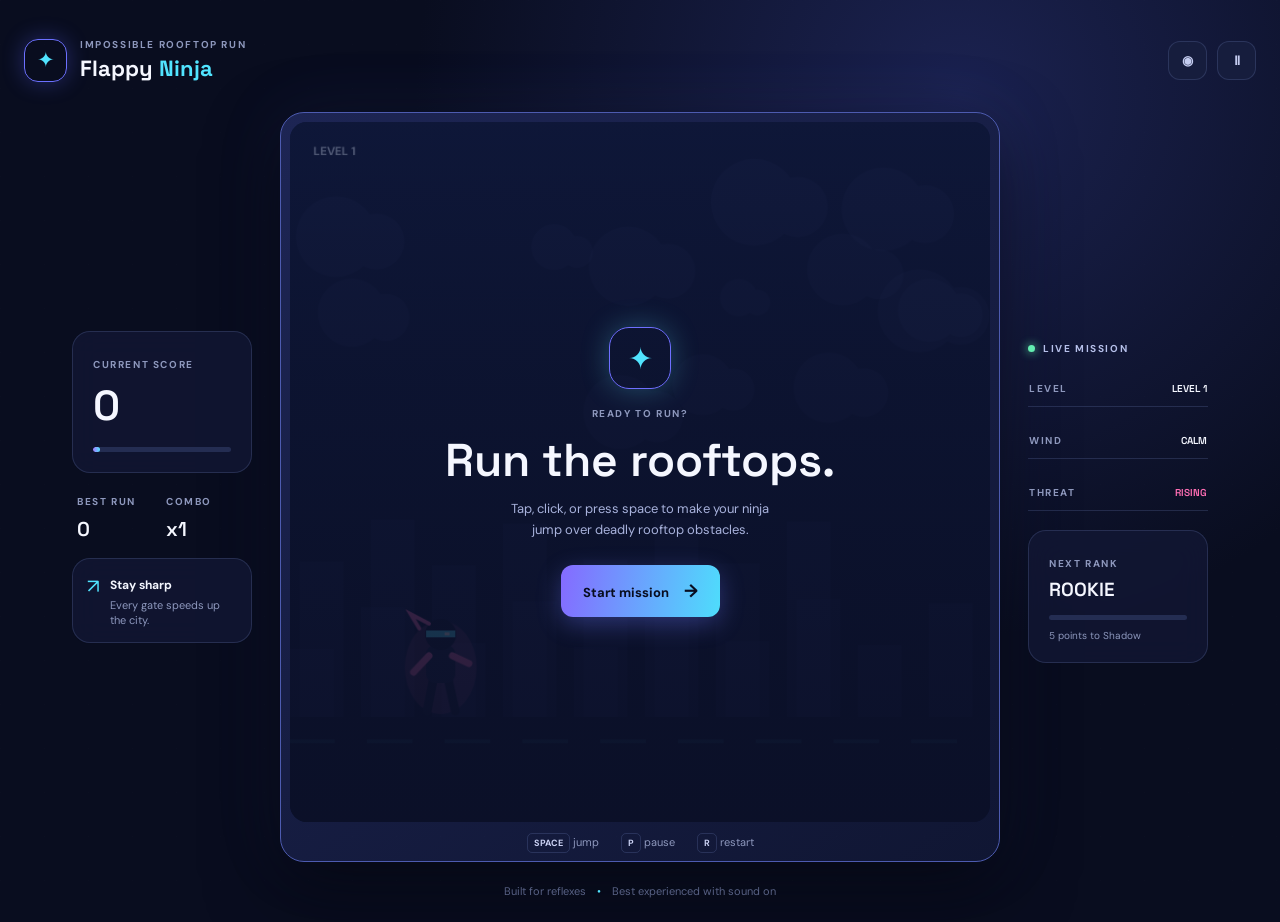
<file: index.html>
<!doctype html>
<html lang="en">
  <head>
    <meta charset="UTF-8" />
    <meta name="viewport" content="width=device-width, initial-scale=1.0" />
    <meta name="theme-color" content="#090d1f" />
    <title>Flappy Ninja — Impossible Rooftop Run</title>
    <link rel="preconnect" href="https://fonts.googleapis.com" />
    <link rel="preconnect" href="https://fonts.gstatic.com" crossorigin />
    <link href="https://fonts.googleapis.com/css2?family=DM+Sans:wght@400;500;700&family=Space+Grotesk:wght@500;600;700&display=swap" rel="stylesheet" />
    <link rel="stylesheet" href="flappyninja.css" />
  </head>
  <body>
    <main class="app-shell">
      <header class="topbar">
        <div class="brand">
          <div class="brand-mark" aria-hidden="true">✦</div>
          <div>
            <p class="eyebrow">IMPOSSIBLE ROOFTOP RUN</p>
            <h1>Flappy <span>Ninja</span></h1>
          </div>
        </div>
        <div class="top-actions">
          <button class="icon-button" id="soundButton" aria-label="Toggle sound">◉</button>
          <button class="icon-button" id="pauseButton" aria-label="Pause game">Ⅱ</button>
        </div>
      </header>
      <section class="game-layout">
        <aside class="stats-panel">
          <div class="stat-card">
            <span class="stat-label">CURRENT SCORE</span>
            <strong id="score">0</strong>
            <div class="score-bar"><i id="scoreProgress"></i></div>
          </div>
          <div class="mini-stats">
            <div><span>BEST RUN</span><strong id="bestScore">0</strong></div>
            <div><span>COMBO</span><strong id="combo">x1</strong></div>
          </div>
          <div class="tip-card">
            <span class="tip-icon">↗</span>
            <div>
              <strong>Stay sharp</strong>
              <p>Every gate speeds up the city.</p>
            </div>
          </div>
        </aside>
        <section class="game-card" aria-label="Flappy Ninja game">
          <div class="canvas-wrap">
            <canvas id="gameCanvas" width="720" height="720"></canvas>
            <div class="game-overlay" id="gameOverlay">
              <div class="overlay-icon" id="overlayIcon">✦</div>
              <p class="eyebrow" id="overlayEyebrow">READY TO RUN?</p>
              <h2 id="overlayTitle">Run the rooftops.</h2>
              <p id="overlayText">Tap, click, or press space to make your ninja jump over deadly rooftop obstacles.</p>
              <button class="primary-button" id="startButton">Start mission <span>→</span></button>
            </div>
          </div>
          <div class="game-footer">
            <span><kbd>SPACE</kbd> jump</span>
            <span><kbd>P</kbd> pause</span>
            <span><kbd>R</kbd> restart</span>
          </div>
        </section>
        <aside class="mission-panel">
          <div class="mission-heading"><span class="live-dot"></span><span>LIVE MISSION</span></div>
          <div class="mission-line"><span>LEVEL</span><strong>LEVEL 1</strong></div>
          <div class="mission-line"><span>WIND</span><strong id="windValue">CALM</strong></div>
          <div class="mission-line"><span>THREAT</span><strong class="threat">RISING</strong></div>
          <div class="rank-card">
            <span class="stat-label">NEXT RANK</span>
            <strong id="rankName">ROOKIE</strong>
            <div class="rank-track"><i id="rankProgress"></i></div>
            <small id="rankHint">5 points to Shadow</small>
          </div>
        </aside>
      </section>
      <footer class="footer-note">Built for reflexes <span>•</span> Best experienced with sound on</footer>
    </main>
    <script src="flappyninja.js"></script>
  </body>
</html>
</file>
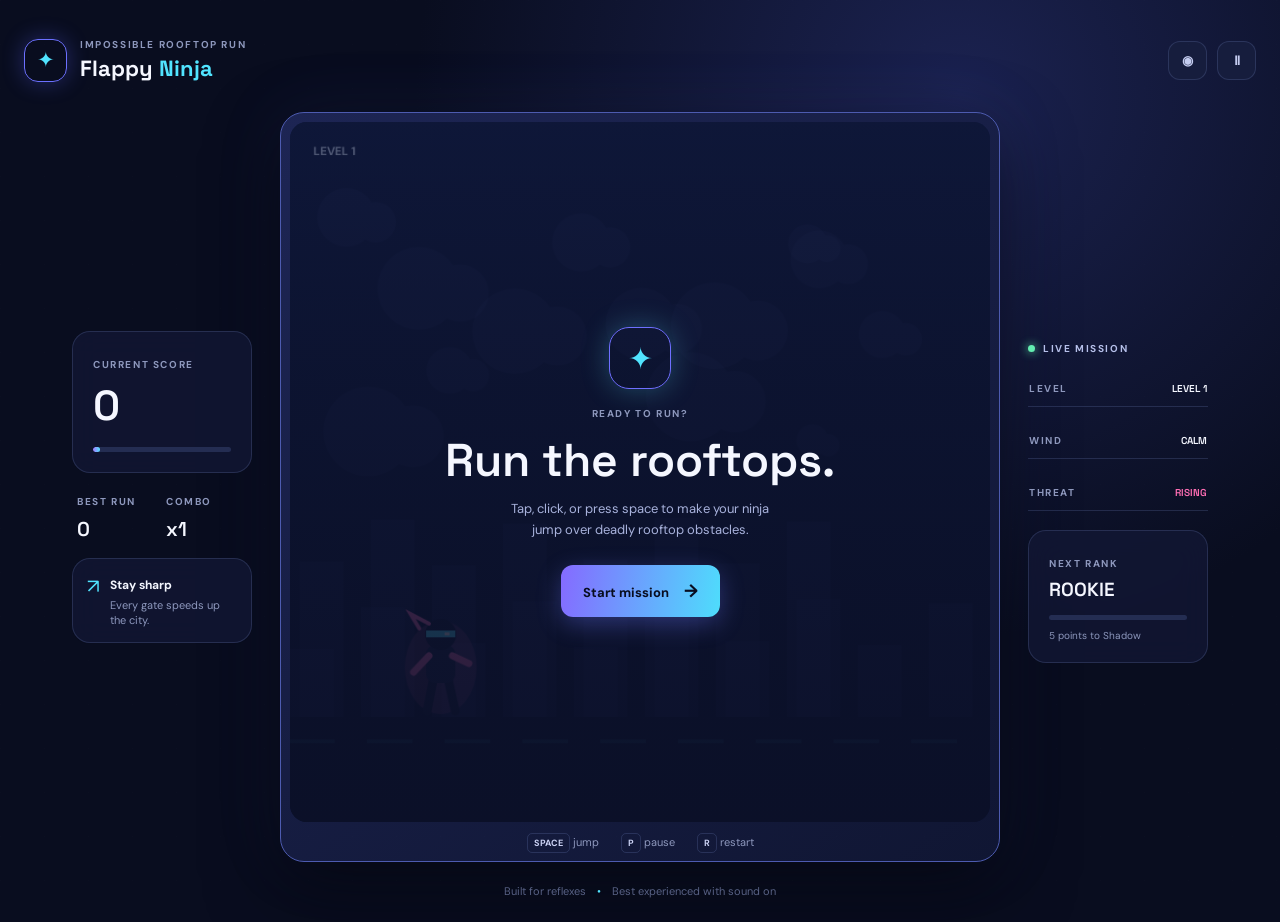
<file: flappy-ninja_index.html>
<!doctype html>
<html lang="en">
  <head>
    <meta charset="UTF-8" />
    <meta name="viewport" content="width=device-width, initial-scale=1.0" />
    <meta name="theme-color" content="#090d1f" />
    <title>Flappy Ninja — Impossible Rooftop Run</title>
    <link rel="preconnect" href="https://fonts.googleapis.com" />
    <link rel="preconnect" href="https://fonts.gstatic.com" crossorigin />
    <link href="https://fonts.googleapis.com/css2?family=DM+Sans:wght@400;500;700&family=Space+Grotesk:wght@500;600;700&display=swap" rel="stylesheet" />
    <link rel="stylesheet" href="flappyninja.css" />
  </head>
  <body>
    <main class="app-shell">
      <header class="topbar">
        <div class="brand">
          <div class="brand-mark" aria-hidden="true">✦</div>
          <div>
            <p class="eyebrow">IMPOSSIBLE ROOFTOP RUN</p>
            <h1>Flappy <span>Ninja</span></h1>
          </div>
        </div>
        <div class="top-actions">
          <button class="icon-button" id="soundButton" aria-label="Toggle sound">◉</button>
          <button class="icon-button" id="pauseButton" aria-label="Pause game">Ⅱ</button>
        </div>
      </header>
      <section class="game-layout">
        <aside class="stats-panel">
          <div class="stat-card">
            <span class="stat-label">CURRENT SCORE</span>
            <strong id="score">0</strong>
            <div class="score-bar"><i id="scoreProgress"></i></div>
          </div>
          <div class="mini-stats">
            <div><span>BEST RUN</span><strong id="bestScore">0</strong></div>
            <div><span>COMBO</span><strong id="combo">x1</strong></div>
          </div>
          <div class="tip-card">
            <span class="tip-icon">↗</span>
            <div>
              <strong>Stay sharp</strong>
              <p>Every gate speeds up the city.</p>
            </div>
          </div>
        </aside>
        <section class="game-card" aria-label="Flappy Ninja game">
          <div class="canvas-wrap">
            <canvas id="gameCanvas" width="720" height="720"></canvas>
            <div class="game-overlay" id="gameOverlay">
              <div class="overlay-icon" id="overlayIcon">✦</div>
              <p class="eyebrow" id="overlayEyebrow">READY TO RUN?</p>
              <h2 id="overlayTitle">Run the rooftops.</h2>
              <p id="overlayText">Tap, click, or press space to make your ninja jump over deadly rooftop obstacles.</p>
              <button class="primary-button" id="startButton">Start mission <span>→</span></button>
            </div>
          </div>
          <div class="game-footer">
            <span><kbd>SPACE</kbd> jump</span>
            <span><kbd>P</kbd> pause</span>
            <span><kbd>R</kbd> restart</span>
          </div>
        </section>
        <aside class="mission-panel">
          <div class="mission-heading"><span class="live-dot"></span><span>LIVE MISSION</span></div>
          <div class="mission-line"><span>LEVEL</span><strong>LEVEL 1</strong></div>
          <div class="mission-line"><span>WIND</span><strong id="windValue">CALM</strong></div>
          <div class="mission-line"><span>THREAT</span><strong class="threat">RISING</strong></div>
          <div class="rank-card">
            <span class="stat-label">NEXT RANK</span>
            <strong id="rankName">ROOKIE</strong>
            <div class="rank-track"><i id="rankProgress"></i></div>
            <small id="rankHint">5 points to Shadow</small>
          </div>
        </aside>
      </section>
      <footer class="footer-note">Built for reflexes <span>•</span> Best experienced with sound on</footer>
    </main>
    <script src="flappyninja.js"></script>
  </body>
</html>
</file>
<file: flappyninja.css>
:root {
  --bg: #090d1f;
  --panel: rgba(18, 24, 53, .78);
  --line: rgba(157, 177, 255, .16);
  --text: #f5f7ff;
  --muted: #8e98bd;
  --cyan: #51e4ff;
  --purple: #a777ff;
  --pink: #ff6eb4;
  font-family: "DM Sans", sans-serif;
}
* { box-sizing: border-box; }
body {
  min-height: 100vh; margin: 0; color: var(--text);
  background: radial-gradient(circle at 75% 10%, #1b2250 0, transparent 34rem), var(--bg);
}
body::before { content: ""; position: fixed; inset: 0; pointer-events: none; opacity: .3; background-image: linear-gradient(rgba(255,255,255,.025) 1px, transparent 1px), linear-gradient(90deg, rgba(255,255,255,.025) 1px, transparent 1px); background-size: 44px 44px; }
.app-shell { width: min(1280px, calc(100% - 48px)); margin: auto; padding: 38px 0 24px; }
.topbar, .brand, .top-actions, .game-footer, .mini-stats, .mission-heading, .mission-line { display: flex; align-items: center; }
.topbar { justify-content: space-between; margin-bottom: 30px; }
.brand { gap: 13px; }.brand-mark { display: grid; place-items: center; width: 43px; height: 43px; border: 1px solid #6c70ff; border-radius: 14px; color: var(--cyan); box-shadow: 0 0 22px #5965ff55; font-size: 21px; }
.eyebrow, .stat-label, .mission-heading, .mission-line span, .mini-stats span { letter-spacing: .16em; font-size: 10px; font-weight: 700; color: var(--muted); }
h1, h2, p { margin: 0; } h1 { font: 700 22px "Space Grotesk"; } h1 span { color: var(--cyan); } .eyebrow { margin-bottom: 3px; }
.top-actions { gap: 10px; }.icon-button { width: 39px; height: 39px; border: 1px solid var(--line); background: #161d3d; color: #c4ccf0; border-radius: 12px; cursor: pointer; font-weight: 700; }
.icon-button:hover { border-color: var(--cyan); color: var(--cyan); }
.game-layout { display: grid; grid-template-columns: 180px minmax(400px, 720px) 180px; justify-content: center; align-items: center; gap: 28px; }
.stats-panel, .mission-panel { display: grid; gap: 16px; }
.stat-card, .tip-card, .rank-card { border: 1px solid var(--line); border-radius: 18px; background: var(--panel); backdrop-filter: blur(14px); padding: 20px; }
.stat-card strong { display: block; margin: 6px 0 15px; font: 600 42px "Space Grotesk"; }
.score-bar, .rank-track { height: 5px; background: #242d52; border-radius: 10px; overflow: hidden; }.score-bar i, .rank-track i { display: block; height: 100%; width: 12%; border-radius: inherit; background: linear-gradient(90deg, var(--purple), var(--cyan)); transition: width .3s; }
.mini-stats { justify-content: space-between; gap: 8px; padding: 0 5px; }.mini-stats div { flex: 1; }.mini-stats strong { display: block; padding-top: 6px; font: 600 20px "Space Grotesk"; }
.tip-card { display: flex; gap: 10px; padding: 14px; }.tip-card strong { font-size: 12px; }.tip-card p { margin-top: 4px; color: var(--muted); font-size: 11px; line-height: 1.4; }.tip-icon { color: var(--cyan); font-size: 20px; }
.game-card { border: 1px solid #4d5bb0; border-radius: 24px; padding: 9px; background: linear-gradient(145deg, #1d2554, #101633); box-shadow: 0 26px 70px #0008, 0 0 70px #5364df1a; }
.canvas-wrap { position: relative; overflow: hidden; border-radius: 17px; aspect-ratio: 1; background: #111a3a; }.canvas-wrap canvas { display: block; width: 100%; height: 100%; }
.game-overlay { position: absolute; inset: 0; display: flex; flex-direction: column; justify-content: center; align-items: center; text-align: center; padding: 30px; background: linear-gradient(180deg, #0d1533aa, #0b1028e8); transition: opacity .25s; }.game-overlay.hidden { opacity: 0; pointer-events: none; }
.overlay-icon { display: grid; place-items: center; width: 62px; height: 62px; margin-bottom: 18px; border: 1px solid #6f6fff; border-radius: 20px; color: var(--cyan); font-size: 30px; box-shadow: 0 0 28px #5de8ff44; }.game-overlay h2 { margin: 8px 0 10px; font: 600 clamp(28px, 5vw, 46px) "Space Grotesk"; }.game-overlay > p:not(.eyebrow) { max-width: 290px; color: #a8b2dc; font-size: 13px; line-height: 1.6; }
.primary-button { margin-top: 24px; border: 0; border-radius: 12px; padding: 14px 22px; background: linear-gradient(100deg, #856aff, #4eddfc); color: #080d20; font: 700 13px "DM Sans"; cursor: pointer; box-shadow: 0 7px 24px #6d79ff55; }.primary-button span { padding-left: 12px; font-size: 18px; }.primary-button:hover { transform: translateY(-2px); }
.game-footer { justify-content: center; gap: 22px; padding: 13px 0 3px; color: var(--muted); font-size: 11px; }.game-footer kbd { padding: 3px 6px; border: 1px solid var(--line); border-radius: 5px; color: #ccd3f5; font: 700 9px "DM Sans"; }
.mission-panel { padding-top: 30px; }.mission-heading { gap: 8px; color: #b6c0ea; font-size: 10px; }.live-dot { width: 7px; height: 7px; border-radius: 50%; background: #63edb0; box-shadow: 0 0 10px #63edb0; }.mission-line { justify-content: space-between; border-bottom: 1px solid var(--line); padding: 11px 1px; }.mission-line strong { font: 600 10px "Space Grotesk"; }.threat { color: var(--pink); }.rank-card { margin-top: 3px; }.rank-card strong { display: block; margin: 5px 0 13px; font: 600 19px "Space Grotesk"; }.rank-card small { display: block; margin-top: 9px; color: var(--muted); font-size: 10px; }
.footer-note { margin-top: 22px; text-align: center; color: #586184; font-size: 11px; }.footer-note span { padding: 0 8px; color: var(--cyan); }
@media (max-width: 900px) { .game-layout { grid-template-columns: minmax(0, 680px); }.stats-panel, .mission-panel { grid-template-columns: repeat(2, 1fr); }.stat-card { grid-row: span 2; }.tip-card { align-items: center; }.mission-panel { padding-top: 0; }.mission-heading { grid-column: span 2; } }
@media (max-width: 550px) { .app-shell { width: calc(100% - 24px); padding-top: 22px; }.topbar { margin-bottom: 18px; }.game-layout { gap: 16px; }.stats-panel, .mission-panel { gap: 9px; }.stat-card, .tip-card, .rank-card { padding: 14px; border-radius: 14px; }.stat-card strong { font-size: 31px; }.game-footer { gap: 9px; font-size: 9px; }.game-footer kbd { font-size: 8px; } }
</file>
